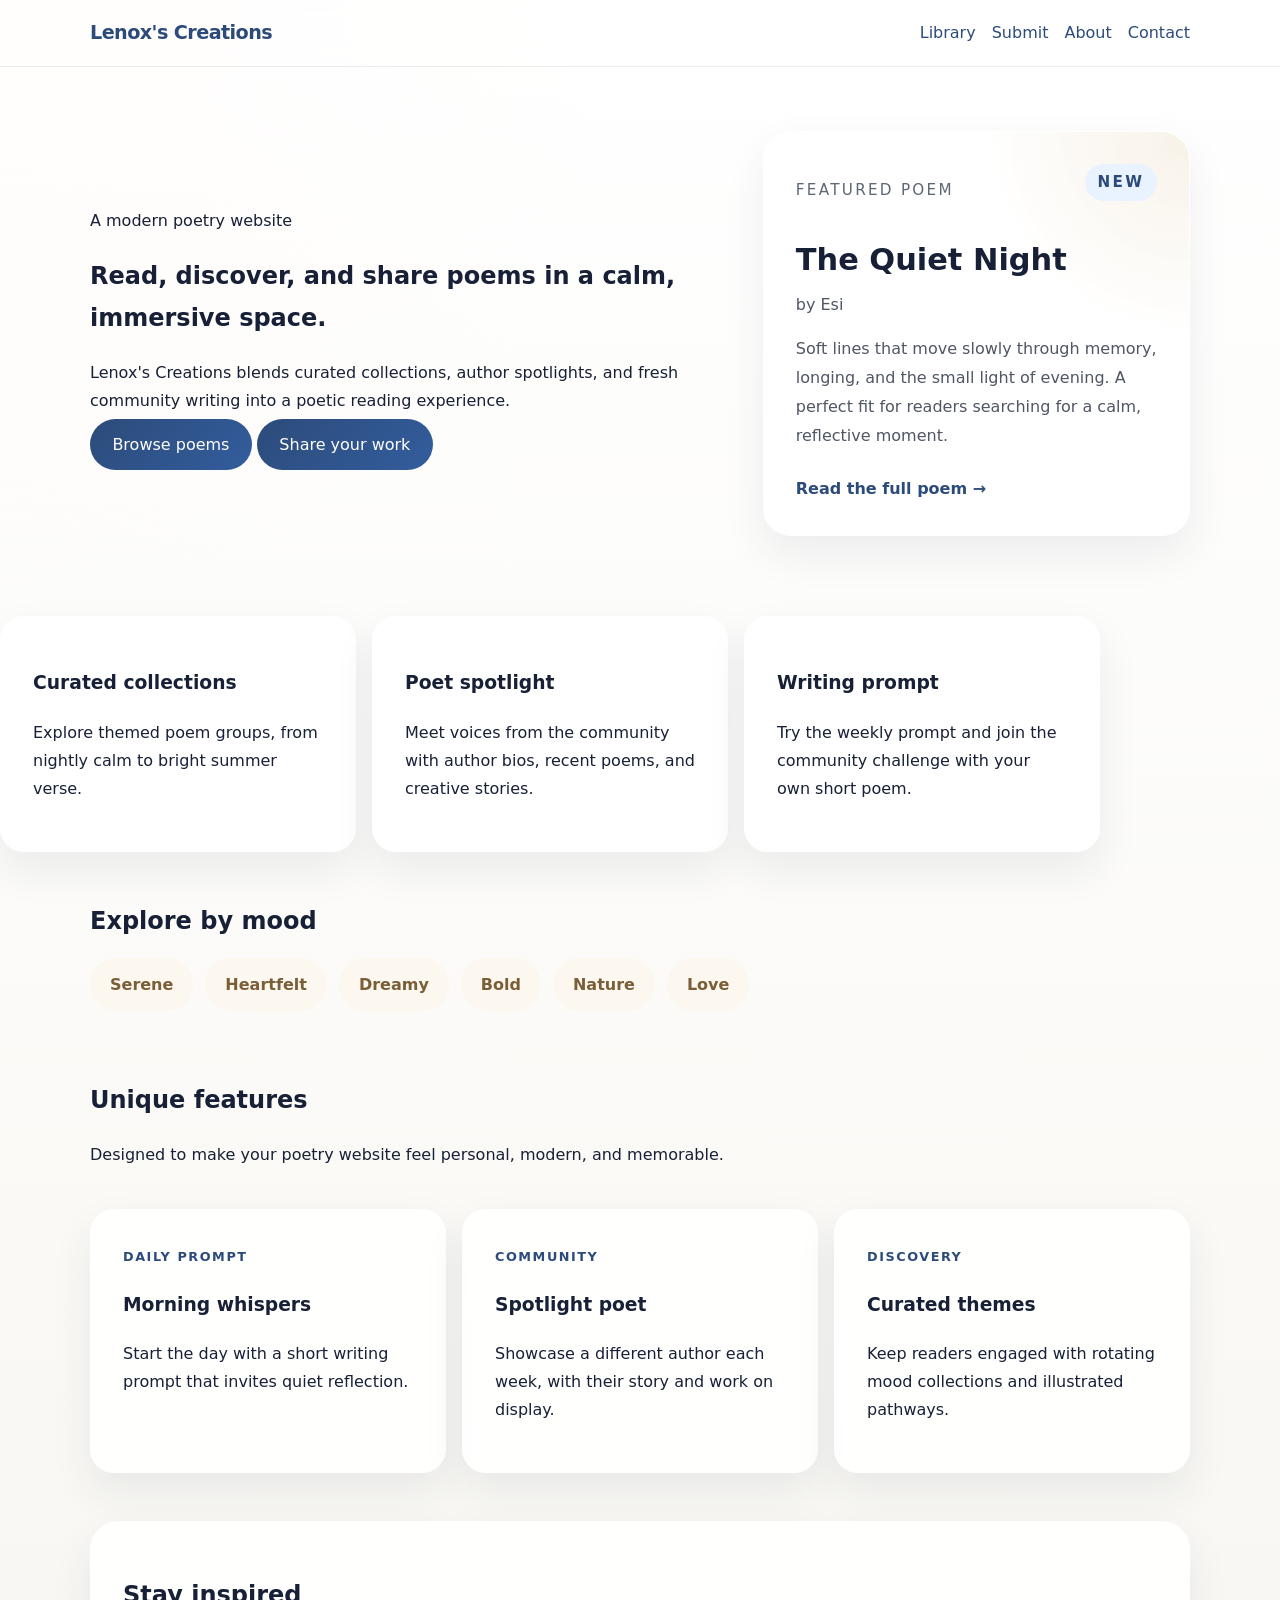
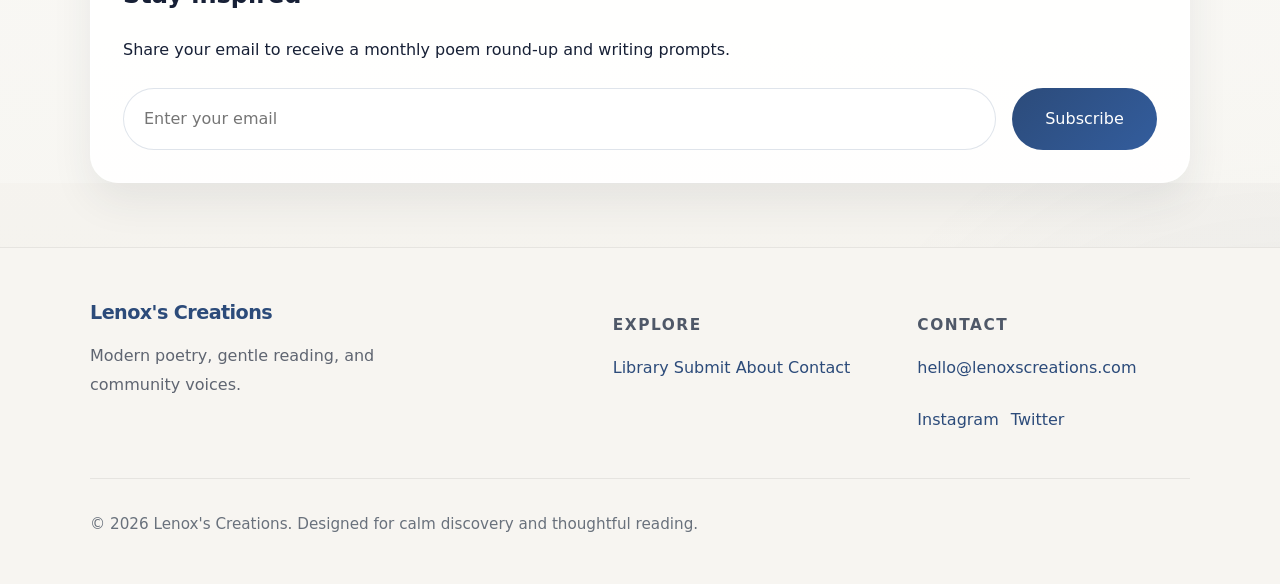
<file: index.html>
<!DOCTYPE html>
<html lang="en">
<head>
  <meta charset="UTF-8" />
  <meta name="viewport" content="width=device-width, initial-scale=1.0" />
  <meta name="description" content="Lenox's Creations is a modern poetry website for reading, discovering, and sharing poems." />
  <title>Lenox's Creations</title>
  <link rel="stylesheet" href="styles.css" />
</head>
<body>
  <header class="site-header">
    <div class="container header-inner">
      <a href="index.html" class="logo">Lenox's Creations</a>
      <button class="nav-toggle" aria-expanded="false" aria-label="Open navigation">
        <span></span>
      </button>
      <nav>
        <a href="browse.html">Library</a>
        <a href="submit.html">Submit</a>
        <a href="about.html">About</a>
        <a href="contact.html">Contact</a>
      </nav>
    </div>
  </header>

  <main>
    <section class="hero-grid container">
      <div class="hero-copy">
        <span class="eyebrow">A modern poetry website</span>
        <h1>Read, discover, and share poems in a calm, immersive space.</h1>
        <p>Lenox's Creations blends curated collections, author spotlights, and fresh community writing into a poetic reading experience.</p>
        <div class="hero-actions">
          <a class="button" href="browse.html">Browse poems</a>
          <a class="button button-secondary" href="submit.html">Share your work</a>
        </div>
      </div>

      <aside class="hero-panel">
        <div class="panel-head">
          <span>Featured poem</span>
          <span class="badge">New</span>
        </div>
        <h2 class="panel-title">The Quiet Night</h2>
        <p class="panel-author">by Esi</p>
        <p class="panel-text">Soft lines that move slowly through memory, longing, and the small light of evening. A perfect fit for readers searching for a calm, reflective moment.</p>
        <a href="poem.html" class="panel-link">Read the full poem →</a>
      </aside>
    </section>

    <section class="content-split container">
      <article class="feature-card glass-card">
        <h3>Curated collections</h3>
        <p>Explore themed poem groups, from nightly calm to bright summer verse.</p>
      </article>
      <article class="feature-card glass-card">
        <h3>Poet spotlight</h3>
        <p>Meet voices from the community with author bios, recent poems, and creative stories.</p>
      </article>
      <article class="feature-card glass-card">
        <h3>Writing prompt</h3>
        <p>Try the weekly prompt and join the community challenge with your own short poem.</p>
      </article>
    </section>

    <section class="mood-section container">
      <h2>Explore by mood</h2>
      <div class="mood-chips">
        <span class="chip">Serene</span>
        <span class="chip">Heartfelt</span>
        <span class="chip">Dreamy</span>
        <span class="chip">Bold</span>
        <span class="chip">Nature</span>
        <span class="chip">Love</span>
      </div>
    </section>

    <section class="collections container">
      <div class="section-header">
        <div>
          <h2>Unique features</h2>
          <p>Designed to make your poetry website feel personal, modern, and memorable.</p>
        </div>
      </div>
      <div class="collection-grid">
        <article class="collection-card">
          <span class="collection-tag">Daily prompt</span>
          <h3>Morning whispers</h3>
          <p>Start the day with a short writing prompt that invites quiet reflection.</p>
        </article>
        <article class="collection-card">
          <span class="collection-tag">Community</span>
          <h3>Spotlight poet</h3>
          <p>Showcase a different author each week, with their story and work on display.</p>
        </article>
        <article class="collection-card">
          <span class="collection-tag">Discovery</span>
          <h3>Curated themes</h3>
          <p>Keep readers engaged with rotating mood collections and illustrated pathways.</p>
        </article>
      </div>
    </section>

    <section class="subscribe-panel container">
      <div class="glass-panel">
        <h2>Stay inspired</h2>
        <p>Share your email to receive a monthly poem round-up and writing prompts.</p>
        <form class="subscribe-form">
          <input type="email" placeholder="Enter your email" aria-label="Email address" />
          <button class="button" type="button">Subscribe</button>
        </form>
      </div>
    </section>
  </main>

  <footer class="site-footer">
    <div class="container footer-grid">
      <div class="footer-brand">
        <a href="index.html" class="logo footer-logo">Lenox's Creations</a>
        <p>Modern poetry, gentle reading, and community voices.</p>
      </div>
      <div class="footer-links">
        <h3>Explore</h3>
        <a href="browse.html">Library</a>
        <a href="submit.html">Submit</a>
        <a href="about.html">About</a>
        <a href="contact.html">Contact</a>
      </div>
      <div class="footer-contact">
        <h3>Contact</h3>
        <a href="mailto:hello@lenoxscreations.com">hello@lenoxscreations.com</a>
        <div class="social-links">
          <a href="https://instagram.com/lenoxscreations" target="_blank" rel="noreferrer">Instagram</a>
          <a href="https://twitter.com/lenoxcreates" target="_blank" rel="noreferrer">Twitter</a>
        </div>
      </div>
    </div>
    <div class="container footer-bottom">
      <p>© 2026 Lenox's Creations. Designed for calm discovery and thoughtful reading.</p>
    </div>
  </footer>
  <script src="scripts.js"></script>
</body>
</html>
</file>
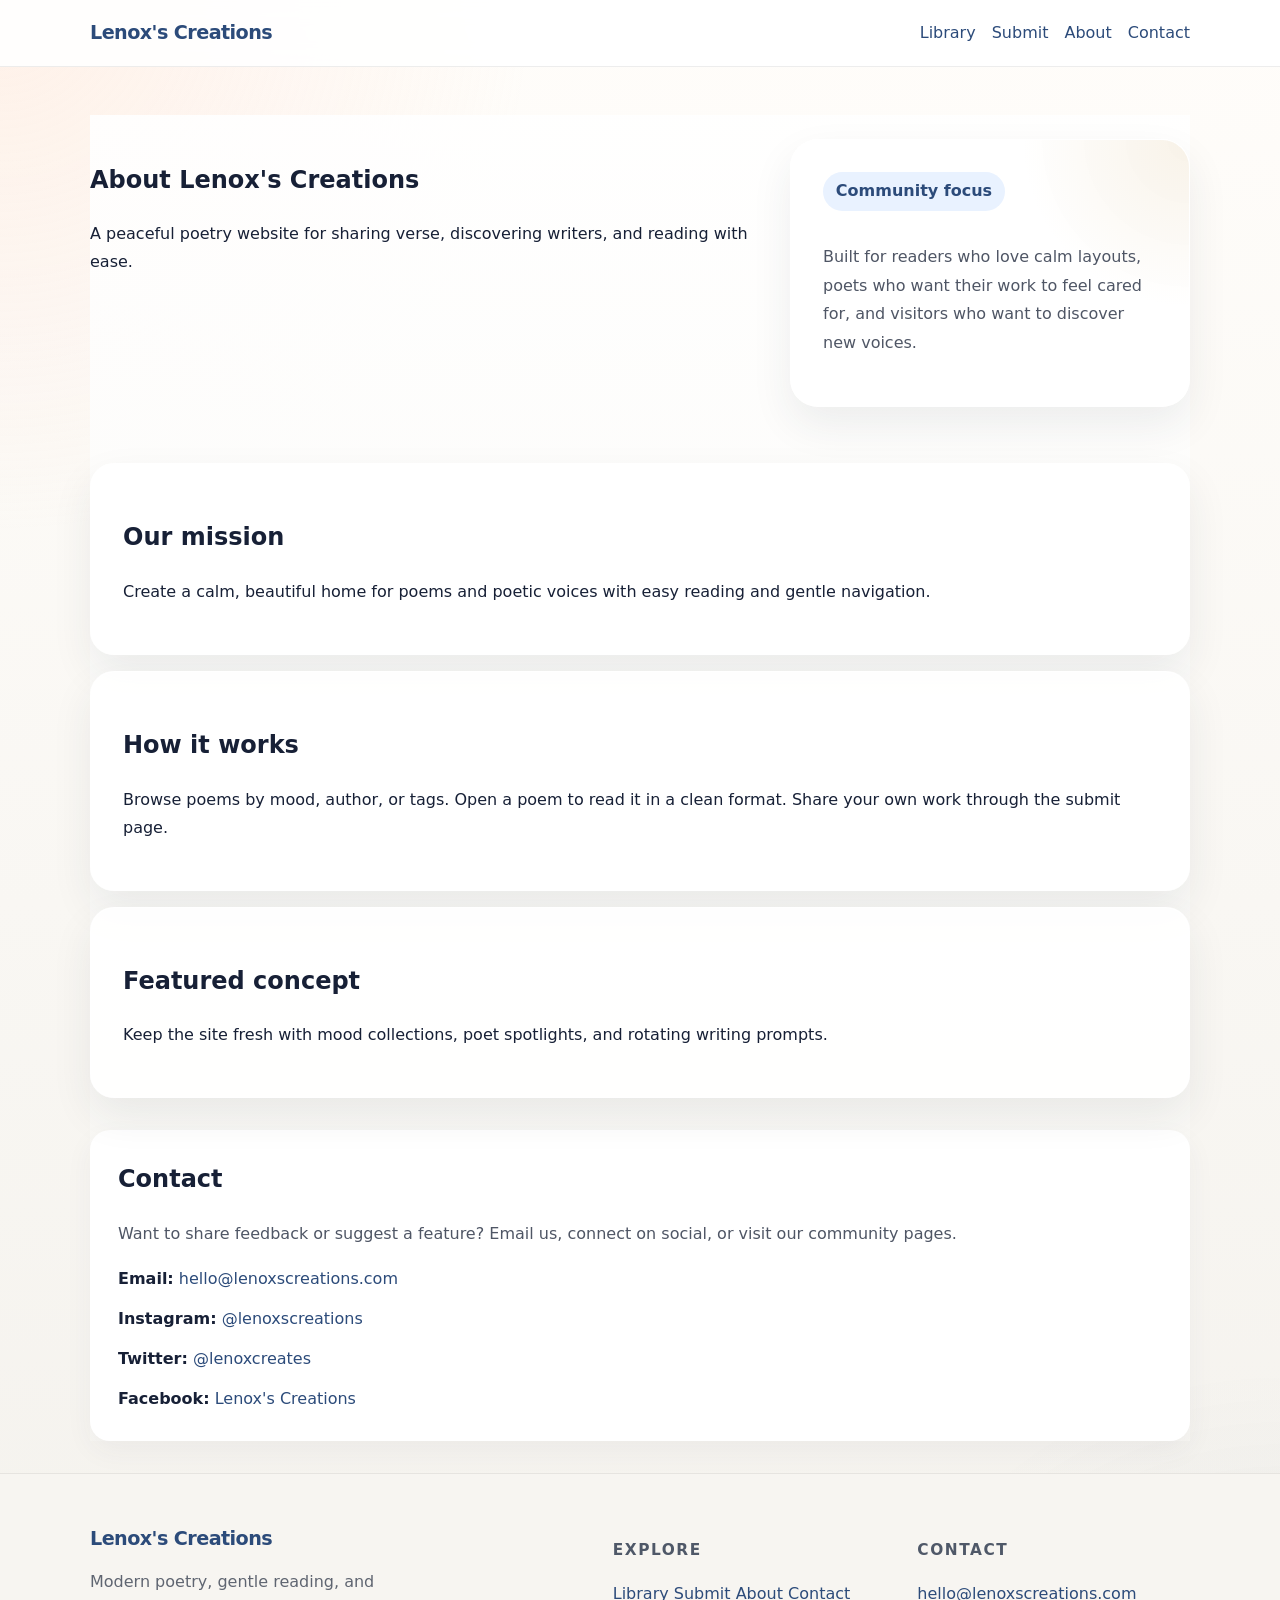
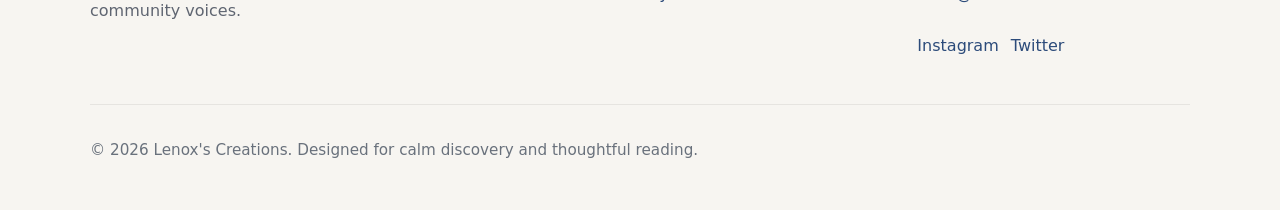
<file: about.html>
<!DOCTYPE html>
<html lang="en">
<head>
  <meta charset="UTF-8" />
  <meta name="viewport" content="width=device-width, initial-scale=1.0" />
  <meta name="description" content="Learn about Lenox's Creations, a modern poetry website for readers and writers." />
  <title>About — Lenox's Creations</title>
  <link rel="stylesheet" href="styles.css" />
</head>
<body>
  <header class="site-header">
    <div class="container header-inner">
      <a href="index.html" class="logo">Lenox's Creations</a>
      <button class="nav-toggle" aria-expanded="false" aria-label="Open navigation">
        <span></span>
      </button>
      <nav>
        <a href="browse.html">Library</a>
        <a href="submit.html">Submit</a>
        <a href="about.html">About</a>
        <a href="contact.html">Contact</a>
      </nav>
    </div>
  </header>

  <main class="container">
    <section class="page-hero about-hero">
      <div>
        <h1>About Lenox's Creations</h1>
        <p>A peaceful poetry website for sharing verse, discovering writers, and reading with ease.</p>
      </div>
      <div class="hero-panel">
        <span class="badge">Community focus</span>
        <p>Built for readers who love calm layouts, poets who want their work to feel cared for, and visitors who want to discover new voices.</p>
      </div>
    </section>

    <section class="about-grid">
      <article class="glass-card">
        <h2>Our mission</h2>
        <p>Create a calm, beautiful home for poems and poetic voices with easy reading and gentle navigation.</p>
      </article>
      <article class="glass-card">
        <h2>How it works</h2>
        <p>Browse poems by mood, author, or tags. Open a poem to read it in a clean format. Share your own work through the submit page.</p>
      </article>
      <article class="glass-card">
        <h2>Featured concept</h2>
        <p>Keep the site fresh with mood collections, poet spotlights, and rotating writing prompts.</p>
      </article>
    </section>

    <section class="contact-block content-block">
      <h2>Contact</h2>
      <p>Want to share feedback or suggest a feature? Email us, connect on social, or visit our community pages.</p>
      <ul class="contact-list">
        <li><strong>Email:</strong> <a href="mailto:hello@lenoxscreations.com">hello@lenoxscreations.com</a></li>
        <li><strong>Instagram:</strong> <a href="https://instagram.com/lenoxscreations" target="_blank" rel="noreferrer">@lenoxscreations</a></li>
        <li><strong>Twitter:</strong> <a href="https://twitter.com/lenoxcreates" target="_blank" rel="noreferrer">@lenoxcreates</a></li>
        <li><strong>Facebook:</strong> <a href="https://facebook.com/lenoxscreations" target="_blank" rel="noreferrer">Lenox's Creations</a></li>
      </ul>
    </section>
  </main>

  <footer class="site-footer">
    <div class="container footer-grid">
      <div class="footer-brand">
        <a href="index.html" class="logo footer-logo">Lenox's Creations</a>
        <p>Modern poetry, gentle reading, and community voices.</p>
      </div>
      <div class="footer-links">
        <h3>Explore</h3>
        <a href="browse.html">Library</a>
        <a href="submit.html">Submit</a>
        <a href="about.html">About</a>
        <a href="contact.html">Contact</a>
      </div>
      <div class="footer-contact">
        <h3>Contact</h3>
        <a href="mailto:hello@lenoxscreations.com">hello@lenoxscreations.com</a>
        <div class="social-links">
          <a href="https://instagram.com/lenoxscreations" target="_blank" rel="noreferrer">Instagram</a>
          <a href="https://twitter.com/lenoxcreates" target="_blank" rel="noreferrer">Twitter</a>
        </div>
      </div>
    </div>
    <div class="container footer-bottom">
      <p>© 2026 Lenox's Creations. Designed for calm discovery and thoughtful reading.</p>
    </div>
  </footer>
  <script src="scripts.js"></script>
</body>
</html>
</file>
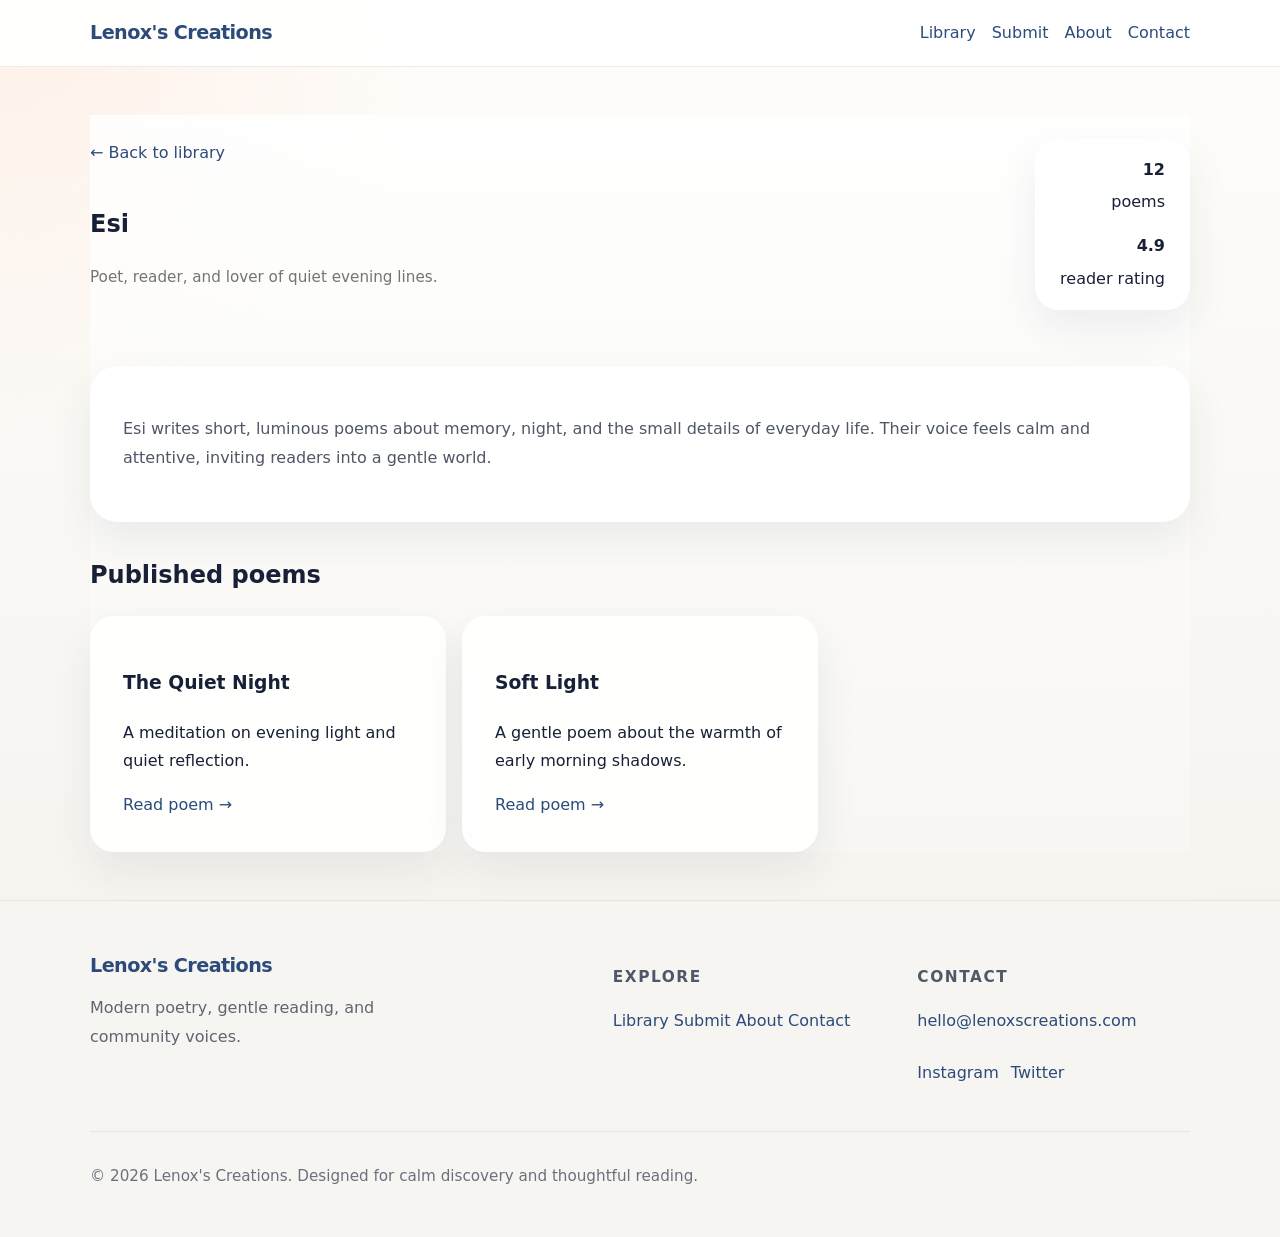
<file: author.html>
<!DOCTYPE html>
<html lang="en">
<head>
  <meta charset="UTF-8" />
  <meta name="viewport" content="width=device-width, initial-scale=1.0" />
  <meta name="description" content="Meet Esi, a featured poet on Lenox's Creations, and explore their published work." />
  <title>Esi — Lenox's Creations</title>
  <link rel="stylesheet" href="styles.css" />
</head>
<body>
  <header class="site-header">
    <div class="container header-inner">
      <a href="index.html" class="logo">Lenox's Creations</a>
      <button class="nav-toggle" aria-expanded="false" aria-label="Open navigation">
        <span></span>
      </button>
      <nav>
        <a href="browse.html">Library</a>
        <a href="submit.html">Submit</a>
        <a href="about.html">About</a>
        <a href="contact.html">Contact</a>
      </nav>
    </div>
  </header>

  <main class="container">
    <section class="page-hero author-hero">
      <div>
        <a href="browse.html" class="back-link">← Back to library</a>
        <h1>Esi</h1>
        <p class="meta">Poet, reader, and lover of quiet evening lines.</p>
      </div>
      <div class="author-stats">
        <div>
          <strong>12</strong>
          <span>poems</span>
        </div>
        <div>
          <strong>4.9</strong>
          <span>reader rating</span>
        </div>
      </div>
    </section>

    <section class="profile-panel">
      <p>Esi writes short, luminous poems about memory, night, and the small details of everyday life. Their voice feels calm and attentive, inviting readers into a gentle world.</p>
    </section>

    <section class="cards-grid">
      <h2>Published poems</h2>
      <div class="collection-grid">
        <article class="collection-card">
          <h3>The Quiet Night</h3>
          <p>A meditation on evening light and quiet reflection.</p>
          <a href="poem.html">Read poem →</a>
        </article>
        <article class="collection-card">
          <h3>Soft Light</h3>
          <p>A gentle poem about the warmth of early morning shadows.</p>
          <a href="poem.html">Read poem →</a>
        </article>
      </div>
    </section>
  </main>

  <footer class="site-footer">
    <div class="container footer-grid">
      <div class="footer-brand">
        <a href="index.html" class="logo footer-logo">Lenox's Creations</a>
        <p>Modern poetry, gentle reading, and community voices.</p>
      </div>
      <div class="footer-links">
        <h3>Explore</h3>
        <a href="browse.html">Library</a>
        <a href="submit.html">Submit</a>
        <a href="about.html">About</a>
        <a href="contact.html">Contact</a>
      </div>
      <div class="footer-contact">
        <h3>Contact</h3>
        <a href="mailto:hello@lenoxscreations.com">hello@lenoxscreations.com</a>
        <div class="social-links">
          <a href="https://instagram.com/lenoxscreations" target="_blank" rel="noreferrer">Instagram</a>
          <a href="https://twitter.com/lenoxcreates" target="_blank" rel="noreferrer">Twitter</a>
        </div>
      </div>
    </div>
    <div class="container footer-bottom">
      <p>© 2026 Lenox's Creations. Designed for calm discovery and thoughtful reading.</p>
    </div>
  </footer>
  <script src="scripts.js"></script>
</body>
</html>
</file>
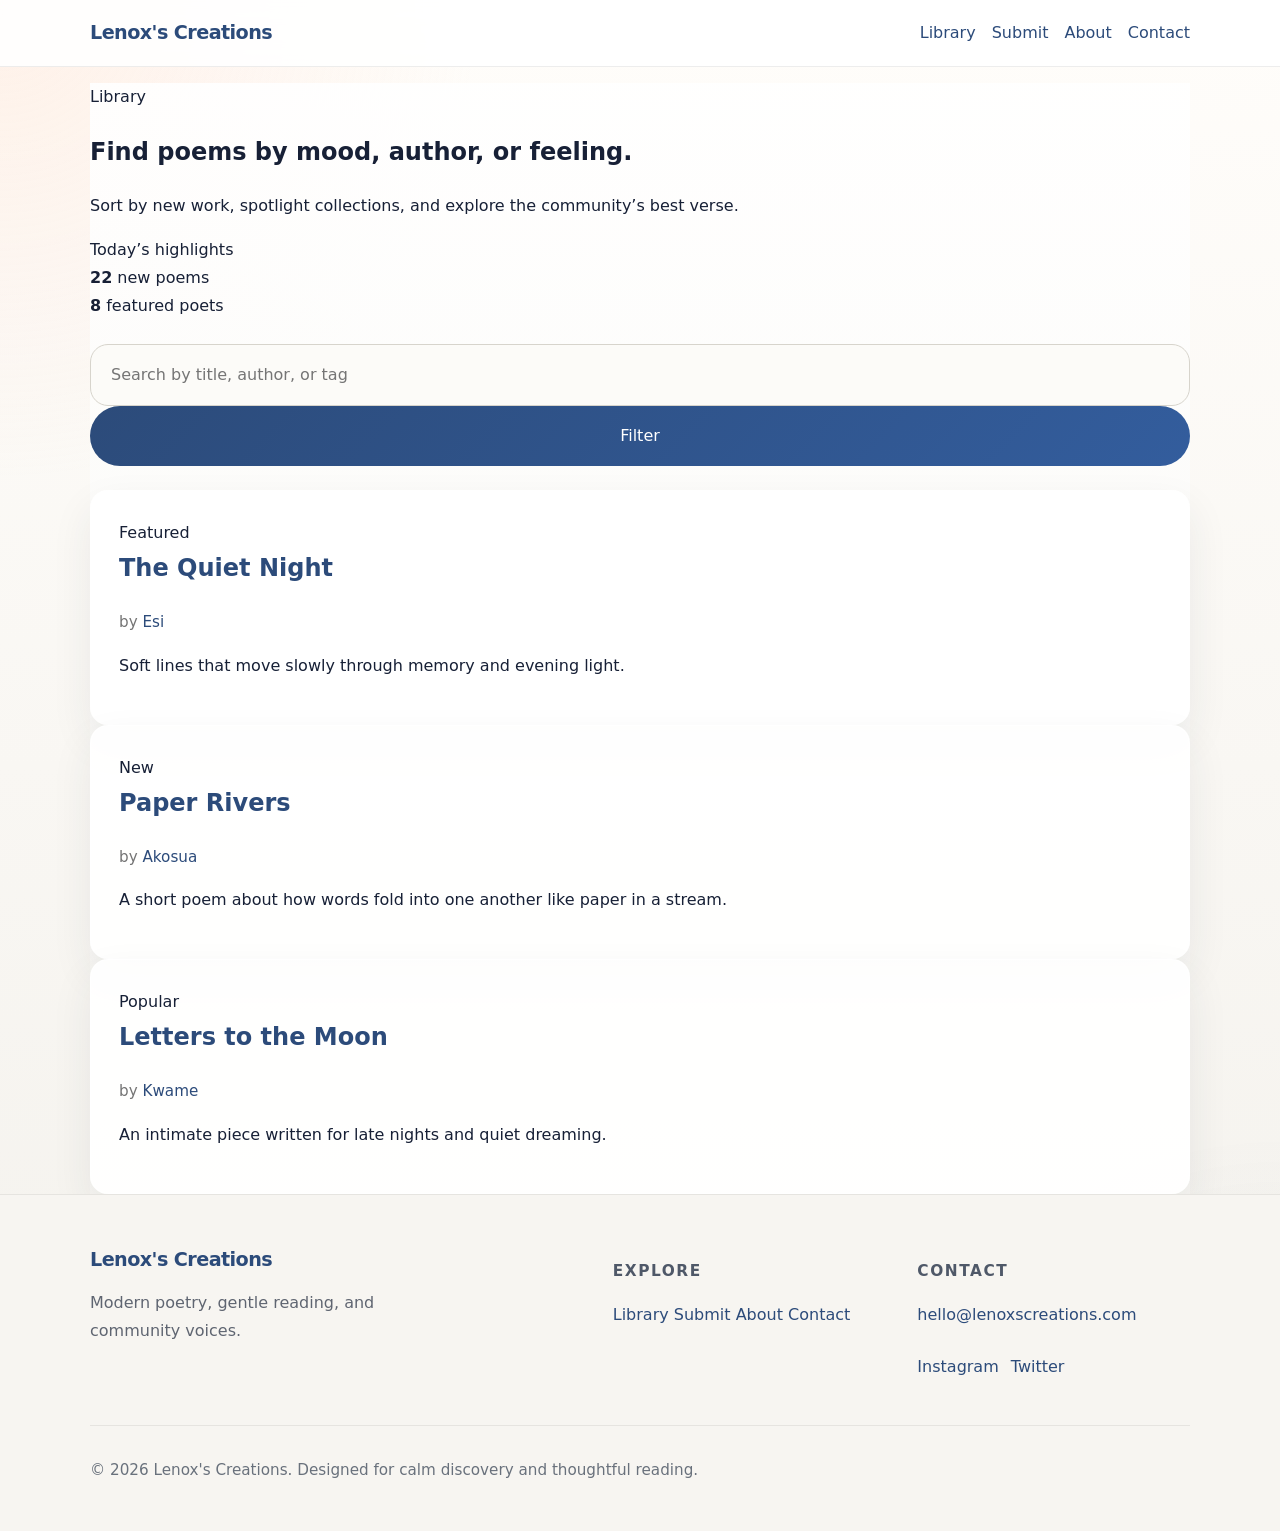
<file: browse.html>
<!DOCTYPE html>
<html lang="en">
<head>
  <meta charset="UTF-8" />
  <meta name="viewport" content="width=device-width, initial-scale=1.0" />
  <meta name="description" content="Browse featured poems, author collections, and community writing on Lenox's Creations." />
  <title>Library — Lenox's Creations</title>
  <link rel="stylesheet" href="styles.css" />
</head>
<body>
  <header class="site-header">
    <div class="container header-inner">
      <a href="index.html" class="logo">Lenox's Creations</a>
      <button class="nav-toggle" aria-expanded="false" aria-label="Open navigation">
        <span></span>
      </button>
      <nav>
        <a href="browse.html">Library</a>
        <a href="submit.html">Submit</a>
        <a href="about.html">About</a>
        <a href="contact.html">Contact</a>
      </nav>
    </div>
  </header>

  <main class="container">
    <section class="browse-hero">
      <div>
        <p class="eyebrow">Library</p>
        <h1>Find poems by mood, author, or feeling.</h1>
        <p>Sort by new work, spotlight collections, and explore the community’s best verse.</p>
      </div>
      <div class="browse-snapshot">
        <span class="snapshot-label">Today’s highlights</span>
        <div class="snapshot-item">
          <strong>22</strong>
          <span>new poems</span>
        </div>
        <div class="snapshot-item">
          <strong>8</strong>
          <span>featured poets</span>
        </div>
      </div>
    </section>

    <section class="search-bar modern-search">
      <input type="search" placeholder="Search by title, author, or tag" disabled />
      <button class="button button-secondary" type="button" disabled>Filter</button>
    </section>

    <section class="poem-grid">
      <article class="poem-card highlight-card">
        <span class="tag-pill">Featured</span>
        <h2><a href="poem.html">The Quiet Night</a></h2>
        <p class="meta">by <a href="author.html">Esi</a></p>
        <p>Soft lines that move slowly through memory and evening light.</p>
      </article>
      <article class="poem-card">
        <span class="tag-pill">New</span>
        <h2><a href="poem.html">Paper Rivers</a></h2>
        <p class="meta">by <a href="author.html">Akosua</a></p>
        <p>A short poem about how words fold into one another like paper in a stream.</p>
      </article>
      <article class="poem-card">
        <span class="tag-pill">Popular</span>
        <h2><a href="poem.html">Letters to the Moon</a></h2>
        <p class="meta">by <a href="author.html">Kwame</a></p>
        <p>An intimate piece written for late nights and quiet dreaming.</p>
      </article>
    </section>
  </main>

  <footer class="site-footer">
    <div class="container footer-grid">
      <div class="footer-brand">
        <a href="index.html" class="logo footer-logo">Lenox's Creations</a>
        <p>Modern poetry, gentle reading, and community voices.</p>
      </div>
      <div class="footer-links">
        <h3>Explore</h3>
        <a href="browse.html">Library</a>
        <a href="submit.html">Submit</a>
        <a href="about.html">About</a>
        <a href="contact.html">Contact</a>
      </div>
      <div class="footer-contact">
        <h3>Contact</h3>
        <a href="mailto:hello@lenoxscreations.com">hello@lenoxscreations.com</a>
        <div class="social-links">
          <a href="https://instagram.com/lenoxscreations" target="_blank" rel="noreferrer">Instagram</a>
          <a href="https://twitter.com/lenoxcreates" target="_blank" rel="noreferrer">Twitter</a>
        </div>
      </div>
    </div>
    <div class="container footer-bottom">
      <p>© 2026 Lenox's Creations. Designed for calm discovery and thoughtful reading.</p>
    </div>
  </footer>
  <script src="scripts.js"></script>
</body>
</html>
</file>
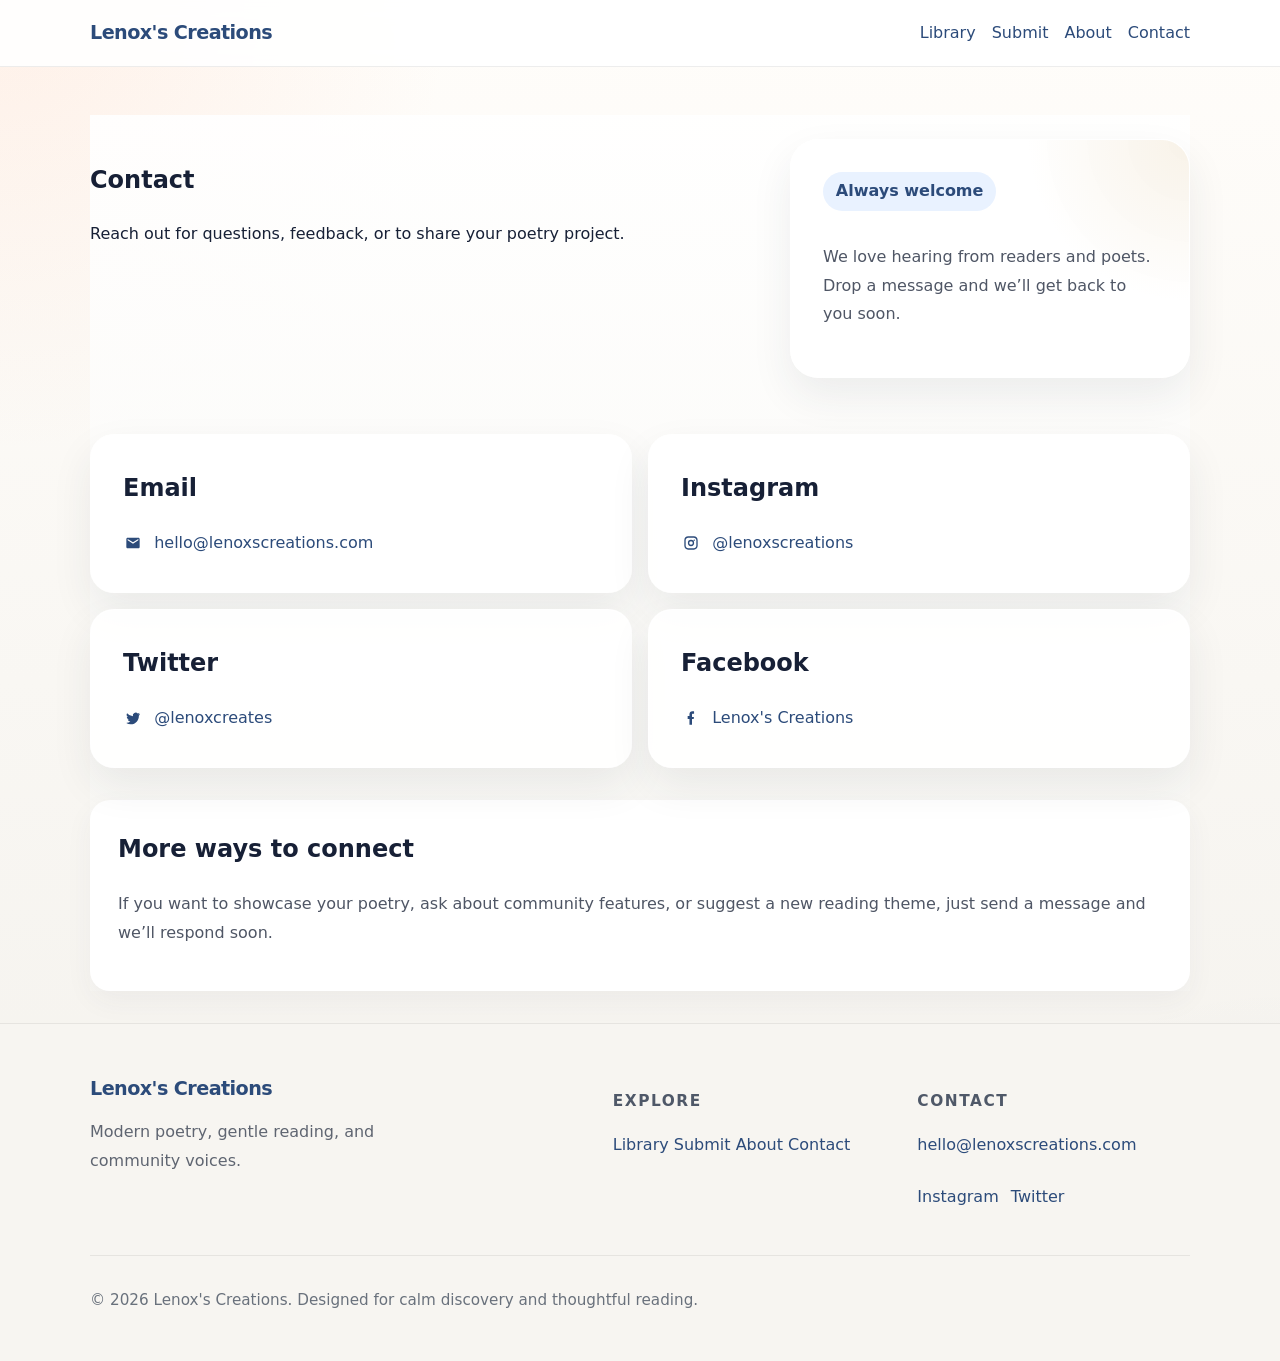
<file: contact.html>
<!DOCTYPE html>
<html lang="en">
<head>
  <meta charset="UTF-8" />
  <meta name="viewport" content="width=device-width, initial-scale=1.0" />
  <meta name="description" content="Contact Lenox's Creations for poetry feedback, community support, and author collaboration." />
  <title>Contact — Lenox's Creations</title>
  <link rel="stylesheet" href="styles.css" />
</head>
<body>
  <header class="site-header">
    <div class="container header-inner">
      <a href="index.html" class="logo">Lenox's Creations</a>
      <button class="nav-toggle" aria-expanded="false" aria-label="Open navigation">
        <span></span>
      </button>
      <nav>
        <a href="browse.html">Library</a>
        <a href="submit.html">Submit</a>
        <a href="about.html">About</a>
        <a href="contact.html">Contact</a>
      </nav>
    </div>
  </header>

  <main class="container">
    <section class="page-hero contact-hero">
      <div>
        <h1>Contact</h1>
        <p>Reach out for questions, feedback, or to share your poetry project.</p>
      </div>
      <div class="hero-panel">
        <span class="badge">Always welcome</span>
        <p>We love hearing from readers and poets. Drop a message and we’ll get back to you soon.</p>
      </div>
    </section>

    <section class="contact-grid">
      <article class="contact-card">
        <h2>Email</h2>
        <a class="contact-link" href="mailto:hello@lenoxscreations.com">
          <span class="icon icon-email" aria-hidden="true"></span>
          hello@lenoxscreations.com
        </a>
      </article>
      <article class="contact-card">
        <h2>Instagram</h2>
        <a class="contact-link" href="https://instagram.com/lenoxscreations" target="_blank" rel="noreferrer">
          <span class="icon icon-instagram" aria-hidden="true"></span>
          @lenoxscreations
        </a>
      </article>
      <article class="contact-card">
        <h2>Twitter</h2>
        <a class="contact-link" href="https://twitter.com/lenoxcreates" target="_blank" rel="noreferrer">
          <span class="icon icon-twitter" aria-hidden="true"></span>
          @lenoxcreates
        </a>
      </article>
      <article class="contact-card">
        <h2>Facebook</h2>
        <a class="contact-link" href="https://facebook.com/lenoxscreations" target="_blank" rel="noreferrer">
          <span class="icon icon-facebook" aria-hidden="true"></span>
          Lenox's Creations
        </a>
      </article>
    </section>

    <section class="content-block contact-note">
      <h2>More ways to connect</h2>
      <p>If you want to showcase your poetry, ask about community features, or suggest a new reading theme, just send a message and we’ll respond soon.</p>
    </section>
  </main>

  <footer class="site-footer">
    <div class="container footer-grid">
      <div class="footer-brand">
        <a href="index.html" class="logo footer-logo">Lenox's Creations</a>
        <p>Modern poetry, gentle reading, and community voices.</p>
      </div>
      <div class="footer-links">
        <h3>Explore</h3>
        <a href="browse.html">Library</a>
        <a href="submit.html">Submit</a>
        <a href="about.html">About</a>
        <a href="contact.html">Contact</a>
      </div>
      <div class="footer-contact">
        <h3>Contact</h3>
        <a href="mailto:hello@lenoxscreations.com">hello@lenoxscreations.com</a>
        <div class="social-links">
          <a href="https://instagram.com/lenoxscreations" target="_blank" rel="noreferrer">Instagram</a>
          <a href="https://twitter.com/lenoxcreates" target="_blank" rel="noreferrer">Twitter</a>
        </div>
      </div>
    </div>
    <div class="container footer-bottom">
      <p>© 2026 Lenox's Creations. Designed for calm discovery and thoughtful reading.</p>
    </div>
  </footer>
  <script src="scripts.js"></script>
</body>
</html>
</file>
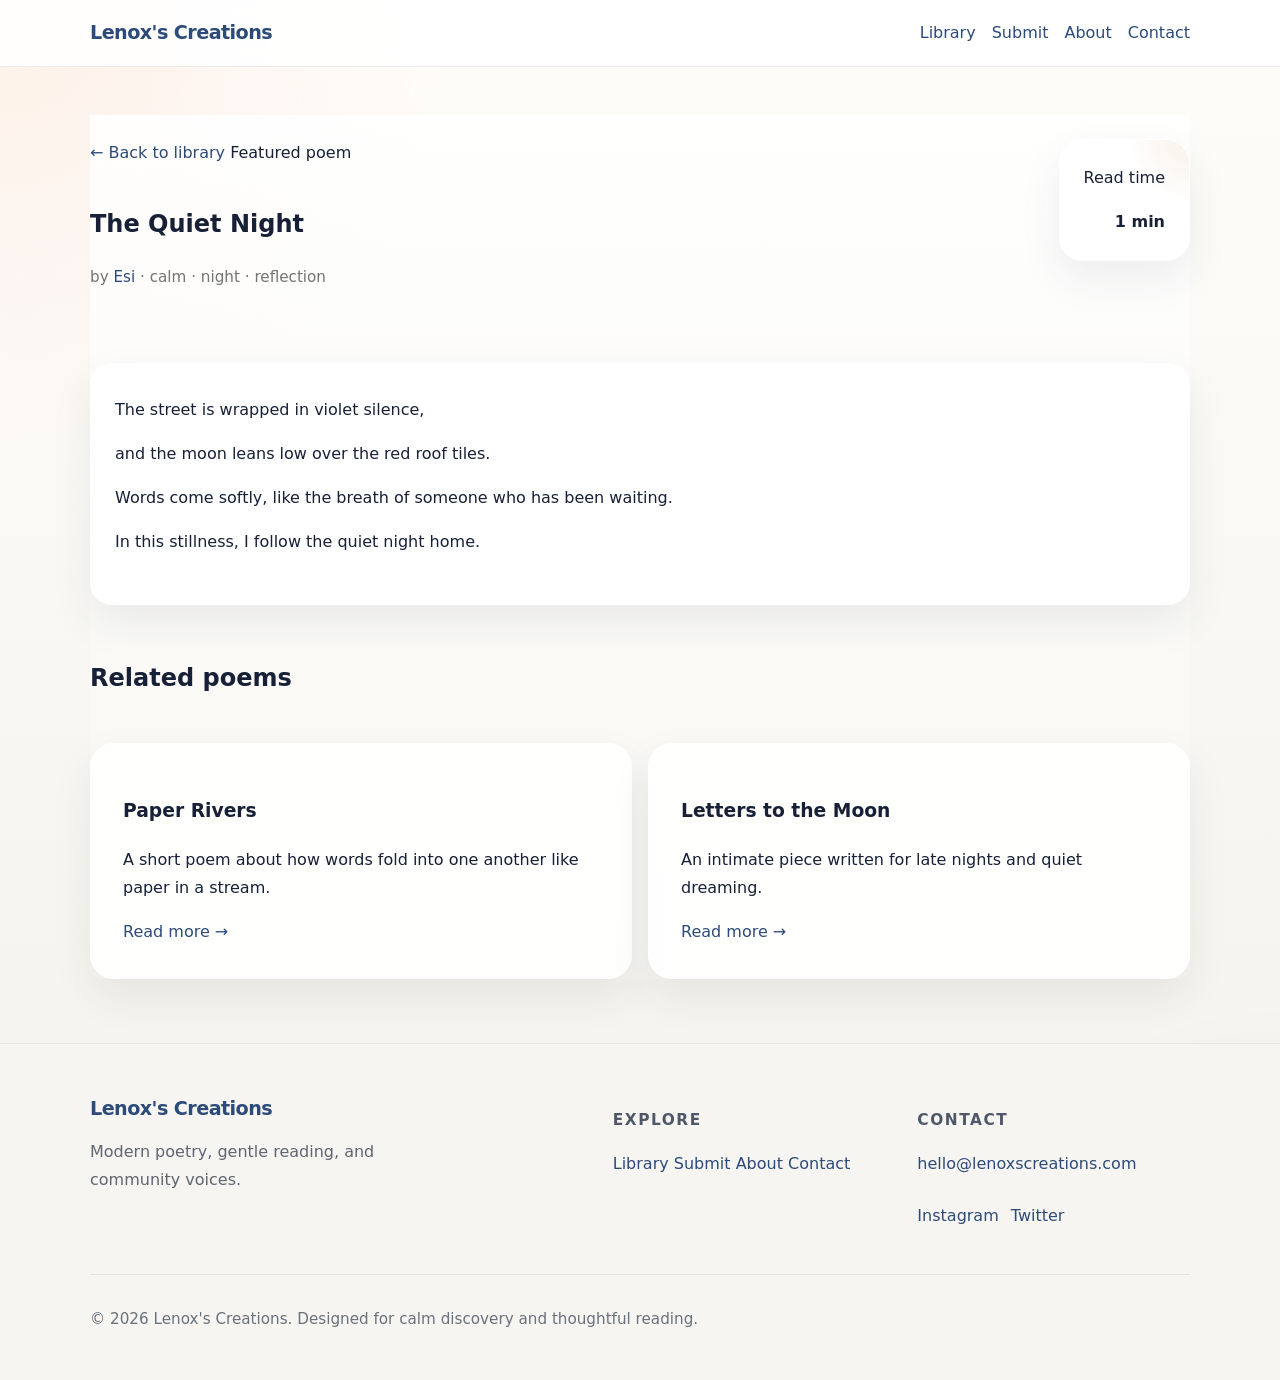
<file: poem.html>
<!DOCTYPE html>
<html lang="en">
<head>
  <meta charset="UTF-8" />
  <meta name="viewport" content="width=device-width, initial-scale=1.0" />
  <meta name="description" content="Read The Quiet Night, a featured poem on Lenox's Creations, and explore related poetry." />
  <title>The Quiet Night — Lenox's Creations</title>
  <link rel="stylesheet" href="styles.css" />
</head>
<body>
  <header class="site-header">
    <div class="container header-inner">
      <a href="index.html" class="logo">Lenox's Creations</a>
      <button class="nav-toggle" aria-expanded="false" aria-label="Open navigation">
        <span></span>
      </button>
      <nav>
        <a href="browse.html">Library</a>
        <a href="submit.html">Submit</a>
        <a href="about.html">About</a>
        <a href="contact.html">Contact</a>
      </nav>
    </div>
  </header>

  <main class="container">
    <section class="page-hero poem-hero">
      <div>
        <a href="browse.html" class="back-link">← Back to library</a>
        <span class="eyebrow">Featured poem</span>
        <h1>The Quiet Night</h1>
        <p class="meta">by <a href="author.html">Esi</a> · calm · night · reflection</p>
      </div>
      <div class="hero-panel poem-stats">
        <span>Read time</span>
        <strong>1 min</strong>
      </div>
    </section>

    <article class="poem-detail modern">
      <p>The street is wrapped in violet silence,</p>
      <p>and the moon leans low over the red roof tiles.</p>
      <p>Words come softly, like the breath of someone who has been waiting.</p>
      <p>In this stillness, I follow the quiet night home.</p>
    </article>

    <section class="related-grid">
      <div class="section-header">
        <h2>Related poems</h2>
      </div>
      <div class="related-cards">
        <article class="collection-card">
          <h3>Paper Rivers</h3>
          <p>A short poem about how words fold into one another like paper in a stream.</p>
          <a href="poem.html">Read more →</a>
        </article>
        <article class="collection-card">
          <h3>Letters to the Moon</h3>
          <p>An intimate piece written for late nights and quiet dreaming.</p>
          <a href="poem.html">Read more →</a>
        </article>
      </div>
    </section>
  </main>

  <footer class="site-footer">
    <div class="container footer-grid">
      <div class="footer-brand">
        <a href="index.html" class="logo footer-logo">Lenox's Creations</a>
        <p>Modern poetry, gentle reading, and community voices.</p>
      </div>
      <div class="footer-links">
        <h3>Explore</h3>
        <a href="browse.html">Library</a>
        <a href="submit.html">Submit</a>
        <a href="about.html">About</a>
        <a href="contact.html">Contact</a>
      </div>
      <div class="footer-contact">
        <h3>Contact</h3>
        <a href="mailto:hello@lenoxscreations.com">hello@lenoxscreations.com</a>
        <div class="social-links">
          <a href="https://instagram.com/lenoxscreations" target="_blank" rel="noreferrer">Instagram</a>
          <a href="https://twitter.com/lenoxcreates" target="_blank" rel="noreferrer">Twitter</a>
        </div>
      </div>
    </div>
    <div class="container footer-bottom">
      <p>© 2026 Lenox's Creations. Designed for calm discovery and thoughtful reading.</p>
    </div>
  </footer>
  <script src="scripts.js"></script>
</body>
</html>
</file>
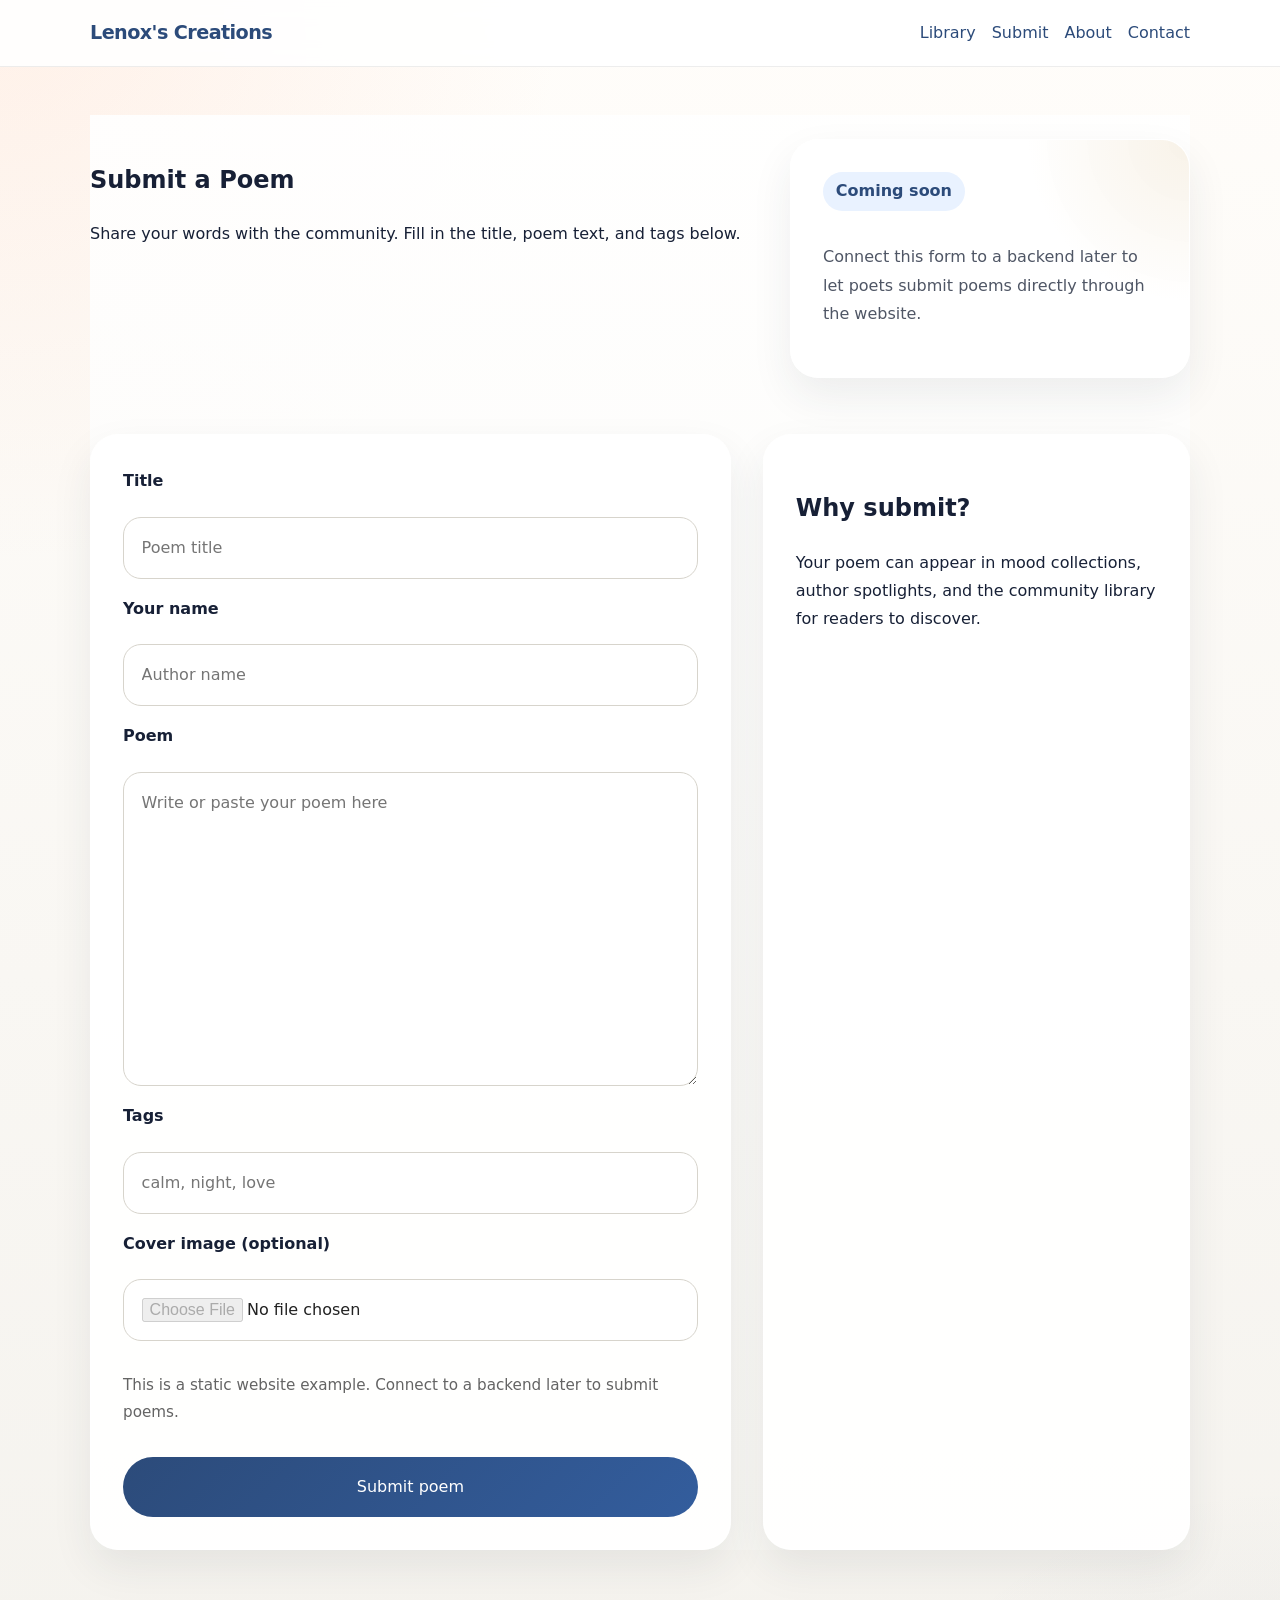
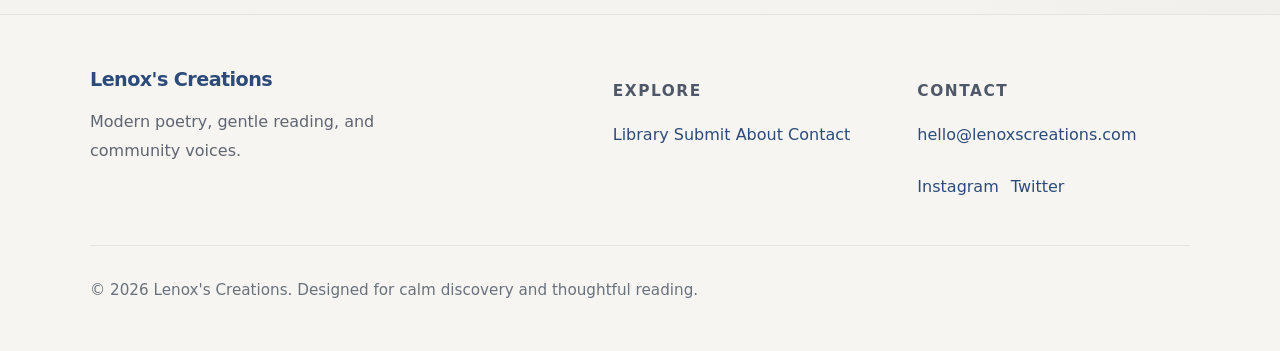
<file: submit.html>
<!DOCTYPE html>
<html lang="en">
<head>
  <meta charset="UTF-8" />
  <meta name="viewport" content="width=device-width, initial-scale=1.0" />
  <meta name="description" content="Submit your poem to Lenox's Creations, a modern poetry website for community writing." />
  <title>Submit a poem — Lenox's Creations</title>
  <link rel="stylesheet" href="styles.css" />
</head>
<body>
  <header class="site-header">
    <div class="container header-inner">
      <a href="index.html" class="logo">Lenox's Creations</a>
      <button class="nav-toggle" aria-expanded="false" aria-label="Open navigation">
        <span></span>
      </button>
      <nav>
        <a href="browse.html">Library</a>
        <a href="submit.html">Submit</a>
        <a href="about.html">About</a>
        <a href="contact.html">Contact</a>
      </nav>
    </div>
  </header>

  <main class="container">
    <section class="page-hero submit-hero">
      <div>
        <h1>Submit a Poem</h1>
        <p>Share your words with the community. Fill in the title, poem text, and tags below.</p>
      </div>
      <div class="hero-panel">
        <span class="badge">Coming soon</span>
        <p>Connect this form to a backend later to let poets submit poems directly through the website.</p>
      </div>
    </section>

    <section class="submit-wrap">
      <div class="form-panel">
        <form>
          <label>Title</label>
          <input type="text" placeholder="Poem title" disabled />

          <label>Your name</label>
          <input type="text" placeholder="Author name" disabled />

          <label>Poem</label>
          <textarea rows="10" placeholder="Write or paste your poem here" disabled></textarea>

          <label>Tags</label>
          <input type="text" placeholder="calm, night, love" disabled />

          <label>Cover image (optional)</label>
          <input type="file" disabled />

          <p class="form-note">This is a static website example. Connect to a backend later to submit poems.</p>
          <button type="button" class="button button-secondary" disabled>Submit poem</button>
        </form>
      </div>
      <aside class="submit-note">
        <h2>Why submit?</h2>
        <p>Your poem can appear in mood collections, author spotlights, and the community library for readers to discover.</p>
      </aside>
    </section>
  </main>

  <footer class="site-footer">
    <div class="container footer-grid">
      <div class="footer-brand">
        <a href="index.html" class="logo footer-logo">Lenox's Creations</a>
        <p>Modern poetry, gentle reading, and community voices.</p>
      </div>
      <div class="footer-links">
        <h3>Explore</h3>
        <a href="browse.html">Library</a>
        <a href="submit.html">Submit</a>
        <a href="about.html">About</a>
        <a href="contact.html">Contact</a>
      </div>
      <div class="footer-contact">
        <h3>Contact</h3>
        <a href="mailto:hello@lenoxscreations.com">hello@lenoxscreations.com</a>
        <div class="social-links">
          <a href="https://instagram.com/lenoxscreations" target="_blank" rel="noreferrer">Instagram</a>
          <a href="https://twitter.com/lenoxcreates" target="_blank" rel="noreferrer">Twitter</a>
        </div>
      </div>
    </div>
    <div class="container footer-bottom">
      <p>© 2026 Lenox's Creations. Designed for calm discovery and thoughtful reading.</p>
    </div>
  </footer>
  <script src="scripts.js"></script>
</body>
</html>
</file>
<file: styles.css>
:root {
  color-scheme: light;
  color: #172036;
  background: #f6f2eb;
  font-family: Inter, ui-sans-serif, system-ui, -apple-system, BlinkMacSystemFont, sans-serif;
  --surface: rgba(255, 255, 255, 0.90);
  --surface-soft: rgba(255, 255, 255, 0.75);
  --surface-strong: rgba(255, 255, 255, 1);
  --text-strong: #172036;
  --text-muted: #5d6673;
  --text-soft: #6c7580;
  --primary: #2c4b7a;
  --primary-soft: #dbe7fb;
  --accent: #d88c31;
  --accent-soft: #fff1dd;
  --border: rgba(44, 75, 122, 0.18);
  --shadow-lg: 0 28px 80px rgba(38, 45, 69, 0.12);
  --shadow-md: 0 18px 42px rgba(38, 45, 69, 0.08);
  --shadow-sm: 0 10px 24px rgba(38, 45, 69, 0.06);
  --radius: 24px;
  scroll-behavior: smooth;
}

* {
  box-sizing: border-box;
}

*:focus-visible {
  outline: 3px solid rgba(44, 75, 122, 0.24);
  outline-offset: 3px;
}

html {
  scroll-behavior: smooth;
}

body {
  margin: 0;
  min-height: 100vh;
  background: radial-gradient(circle at top left, rgba(255, 205, 180, 0.25), transparent 24%),
              radial-gradient(circle at bottom right, rgba(44, 75, 122, 0.08), transparent 20%),
              linear-gradient(180deg, #fffdfa 0%, #f3f1ec 100%);
  color: var(--text-strong);
  line-height: 1.75;
  font-feature-settings: "cv05" 1, "liga" 1;
}

img {
  max-width: 100%;
  display: block;
}

::selection {
  background: rgba(220, 185, 110, 0.24);
  color: var(--text-strong);
}

img {
  max-width: 100%;
  display: block;
}

a {
  color: #2c4b7a;
  text-decoration: none;
}

a:hover {
  text-decoration: underline;
}

main {
  background: linear-gradient(180deg, rgba(255,255,255,0.9) 0%, rgba(248,247,243,0.82) 100%);
}

.container {
  width: min(1100px, calc(100% - 2rem));
  margin: 0 auto;
}

.site-header {
  padding: 1rem 0;
  background: rgba(255, 255, 255, 0.88);
  border-bottom: 1px solid rgba(34, 34, 34, 0.08);
  position: sticky;
  top: 0;
  backdrop-filter: blur(10px);
  z-index: 10;
}

.site-header .container {
  display: flex;
  align-items: center;
  justify-content: space-between;
  gap: 1rem;
}

.logo {
  font-weight: 700;
  letter-spacing: -0.03em;
  font-size: 1.2rem;
}

nav {
  display: flex;
  gap: 1rem;
  flex-wrap: wrap;
}

.nav-toggle {
  display: none;
  background: transparent;
  border: 1px solid rgba(44, 75, 122, 0.2);
  width: 2.75rem;
  height: 2.75rem;
  border-radius: 14px;
  align-items: center;
  justify-content: center;
  cursor: pointer;
}

.nav-toggle span,
.nav-toggle span::before,
.nav-toggle span::after {
  display: block;
  width: 1.3rem;
  height: 2px;
  background: #2c4b7a;
  border-radius: 999px;
  position: relative;
}

.nav-toggle span::before,
.nav-toggle span::after {
  content: "";
  position: absolute;
  left: 0;
}

.nav-toggle span::before {
  top: -6px;
}

.nav-toggle span::after {
  top: 6px;
}

.site-header.nav-open nav {
  display: flex;
  flex-direction: column;
  width: 100%;
  gap: 1rem;
  margin-top: 1rem;
}

.site-header.nav-open .nav-toggle {
  background: #2c4b7a;
}

.site-footer {
  padding: 3rem 0 2rem;
  border-top: 1px solid rgba(34, 34, 34, 0.08);
  background: #f7f5f1;
}

.footer-grid {
  display: grid;
  grid-template-columns: 1.8fr 1fr 1fr;
  gap: 2rem;
  align-items: start;
  margin-bottom: 2rem;
}

.footer-brand p {
  margin: 0.75rem 0 0;
  color: #5f6571;
  line-height: 1.8;
  max-width: 320px;
}

.footer-links h3,
.footer-contact h3 {
  margin-bottom: 1rem;
  font-size: 0.96rem;
  letter-spacing: 0.1em;
  text-transform: uppercase;
  color: #4f5868;
}

.footer-links a,
.footer-contact a,
.social-links a {
  display: inline-block;
  color: #2c4b7a;
  margin-bottom: 0.75rem;
}

.footer-links a:hover,
.footer-contact a:hover,
.social-links a:hover {
  color: #1b2f53;
}

.social-links {
  display: flex;
  flex-wrap: wrap;
  gap: 0.75rem;
  margin-top: 0.75rem;
}

.footer-bottom {
  padding-top: 1rem;
  border-top: 1px solid rgba(34, 34, 34, 0.08);
  color: #69717c;
  font-size: 0.95rem;
}

.footer-logo {
  font-size: 1.2rem;
}

@media (max-width: 850px) {
  .footer-grid {
    grid-template-columns: 1fr;
  }
}

.hero-grid {
  display: grid;
  grid-template-columns: 1.5fr 1fr;
  gap: 2rem;
  align-items: center;
  padding: 4rem 0 2rem;
}

.hero-copy {
  max-width: 650px;
}

.hero-panel {
  padding: 2rem;
  border-radius: 28px;
  background: rgba(255, 255, 255, 0.86);
  box-shadow: 0 28px 68px rgba(38, 45, 69, 0.08);
  border: 1px solid rgba(255, 255, 255, 0.7);
  backdrop-filter: blur(18px);
}

.panel-head {
  display: flex;
  align-items: center;
  justify-content: space-between;
  gap: 1rem;
  font-size: 0.95rem;
  color: #5d6776;
  text-transform: uppercase;
  letter-spacing: 0.15em;
}

.badge {
  padding: 0.35rem 0.8rem;
  border-radius: 999px;
  background: #e9f2ff;
  color: #2c4b7a;
  font-weight: 700;
}

.panel-title {
  margin: 1rem 0 0.25rem;
  font-size: 1.9rem;
}

.panel-author {
  margin: 0;
  color: #7f8a9a;
}

.panel-text {
  margin: 1rem 0 1.5rem;
  color: #4f5665;
  line-height: 1.8;
}

.panel-link {
  font-weight: 700;
  color: #2c4b7a;
}

.content-split {
  display: grid;
  grid-template-columns: repeat(3, minmax(0, 1fr));
  gap: 1rem;
  margin: 3rem 0;
}

.glass-card {
  padding: 2rem;
  border-radius: 24px;
  background: rgba(255, 255, 255, 0.85);
  border: 1px solid rgba(255, 255, 255, 0.75);
  box-shadow: 0 24px 60px rgba(38, 45, 69, 0.07);
}

.mood-section {
  margin-bottom: 3rem;
}

.mood-section h2 {
  margin-bottom: 1rem;
}

.mood-chips {
  display: flex;
  flex-wrap: wrap;
  gap: 0.75rem;
}

.chip {
  display: inline-flex;
  align-items: center;
  justify-content: center;
  padding: 0.8rem 1.25rem;
  border-radius: 999px;
  background: #fcf7ef;
  color: #7a5e38;
  font-weight: 600;
}

.collections {
  margin-bottom: 3rem;
}

.section-header {
  display: flex;
  justify-content: space-between;
  align-items: flex-end;
  gap: 1rem;
  margin-bottom: 1.5rem;
}

.collection-grid {
  display: grid;
  grid-template-columns: repeat(3, minmax(0, 1fr));
  gap: 1rem;
}

.collection-card {
  padding: 2rem;
  border-radius: 24px;
  background: #fff;
  box-shadow: 0 18px 42px rgba(38, 45, 69, 0.06);
  border: 1px solid rgba(43, 62, 89, 0.06);
}

.collection-tag {
  display: inline-flex;
  font-size: 0.8rem;
  color: #2c4b7a;
  font-weight: 700;
  text-transform: uppercase;
  letter-spacing: 0.12em;
}

.subscribe-panel {
  margin-bottom: 4rem;
}

.glass-panel {
  padding: 2rem;
  border-radius: 28px;
  background: rgba(255, 255, 255, 0.88);
  box-shadow: 0 24px 60px rgba(38, 45, 69, 0.08);
  border: 1px solid rgba(255, 255, 255, 0.75);
}

.subscribe-form {
  display: grid;
  grid-template-columns: 1fr auto;
  gap: 1rem;
  margin-top: 1.5rem;
}

.subscribe-form input {
  border-radius: 999px;
  border: 1px solid rgba(44, 75, 122, 0.15);
  padding: 1rem 1.25rem;
}

.subscribe-form button {
  border-radius: 999px;
  min-width: 145px;
}

@media (max-width: 940px) {
  .hero-grid,
  .content-split,
  .collection-grid,
  .subscribe-form {
    grid-template-columns: 1fr;
  }
}

@media (max-width: 720px) {
  .site-header .container {
    flex-direction: column;
    align-items: flex-start;
  }

  .hero-grid {
    padding-top: 2rem;
  }

  .hero-copy h1,
  .page-intro h1 {
    font-size: 2.2rem;
  }
}

.card h2 {
  margin-top: 0;
}

.page-intro {
  padding: 3rem 0 1.5rem;
}

.back-link {
  display: inline-block;
  margin-bottom: 1rem;
  color: #2c4b7a;
}

.page-intro h1 {
  margin: 0;
  font-size: clamp(2rem, 3vw, 3rem);
}

.page-intro p {
  margin: 0.75rem 0 0;
  color: #505050;
}

.search-bar {
  margin: 1.5rem 0;
}

.search-bar input {
  width: 100%;
  padding: 1rem 1.25rem;
  border: 1px solid #d7d4cc;
  border-radius: 18px;
  background: #fcfbf8;
  color: #2c4b7a;
}

.poem-list {
  display: grid;
  gap: 1.25rem;
}

.poem-card {
  padding: 1.75rem;
  background: #fff;
  border-radius: 18px;
  box-shadow: 0 10px 30px rgba(50, 50, 93, 0.06);
}

.poem-card h2 {
  margin-top: 0;
}

.meta {
  margin: 0.4rem 0 1rem;
  color: #747474;
  font-size: 0.95rem;
}

.poem-detail {
  padding: 2rem 1.5rem;
  background: #fff;
  border-radius: 22px;
  box-shadow: 0 20px 45px rgba(50, 50, 93, 0.07);
  margin: 1.5rem 0 2rem;
}

.poem-detail p {
  margin: 0 0 1rem;
}

.related-poems h2,
.author-poems h2,
.content-block h2 {
  margin-top: 0;
}

.related-poems ul,
.author-poems ul {
  padding-left: 1.2rem;
}

.submit-form {
  margin: 2rem 0;
}

.submit-wrap {
  display: grid;
  grid-template-columns: 1.5fr 1fr;
  gap: 2rem;
  margin: 2rem 0 4rem;
}

.form-panel,
.submit-note {
  padding: 2rem;
  border-radius: 28px;
  background: rgba(255, 255, 255, 0.86);
  border: 1px solid rgba(255, 255, 255, 0.75);
  box-shadow: 0 24px 60px rgba(38, 45, 69, 0.08);
}

form {
  display: grid;
  gap: 1rem;
}

label {
  font-weight: 600;
  margin-bottom: 0.35rem;
  display: block;
}

input,
textarea,
button {
  width: 100%;
  font: inherit;
}

input,
textarea {
  padding: 1rem 1.1rem;
  border: 1px solid #d7d4cc;
  border-radius: 18px;
  background: #fff;
  color: #222;
}

textarea {
  resize: vertical;
}

.form-note {
  color: #646464;
  font-size: 0.95rem;
}

.page-hero {
  display: grid;
  grid-template-columns: 1fr auto;
  gap: 1.5rem;
  align-items: start;
  margin: 3rem 0 2rem;
}

.poem-hero,
.author-hero,
.contact-hero,
.submit-hero,
.about-hero {
  padding: 1.5rem 0;
}

.poem-hero .hero-panel,
.author-hero .hero-panel,
.contact-hero .hero-panel,
.submit-hero .hero-panel,
.about-hero .hero-panel {
  max-width: 400px;
}

.poem-stats,
.author-stats {
  display: grid;
  gap: 1rem;
  padding: 1.5rem;
  border-radius: 24px;
  background: rgba(255, 255, 255, 0.95);
  box-shadow: 0 14px 40px rgba(38, 45, 69, 0.06);
  text-align: right;
}

.poem-stats span,
.author-stats strong {
  display: block;
}

.author-stats {
  padding: 1rem 1.5rem;
}

.author-stats div {
  display: flex;
  flex-direction: column;
  gap: 0.3rem;
}

.profile-panel,
.related-cards,
.contact-grid,
.about-grid,
.collection-grid,
.core-panels {
  display: grid;
  gap: 1rem;
}

.profile-panel {
  padding: 2rem;
  border-radius: 28px;
  background: rgba(255, 255, 255, 0.86);
  box-shadow: 0 24px 60px rgba(38, 45, 69, 0.08);
  border: 1px solid rgba(255, 255, 255, 0.75);
  margin-bottom: 2rem;
}

.cards-grid {
  margin-bottom: 3rem;
}

.contact-grid {
  grid-template-columns: repeat(2, minmax(0, 1fr));
  margin: 2rem 0;
}

.contact-card {
  padding: 2rem;
  border-radius: 24px;
  background: #fff;
  box-shadow: 0 18px 42px rgba(38, 45, 69, 0.06);
  border: 1px solid rgba(43, 62, 89, 0.06);
}

.contact-card h2 {
  margin-top: 0;
}

.contact-block {
  margin-top: 2rem;
}

.hero-panel .badge,
.badge {
  display: inline-flex;
  margin-bottom: 1rem;
}

.hero-panel p,
.panel-text,
.profile-panel p,
.contact-card p,
.content-block p {
  color: #4f5665;
  line-height: 1.8;
}

.related-grid {
  margin-bottom: 4rem;
}

.related-cards {
  grid-template-columns: repeat(2, minmax(0, 1fr));
}

@media (max-width: 940px) {
  .submit-wrap,
  .contact-grid,
  .related-cards,
  .about-grid,
  .content-split,
  .collection-grid,
  .hero-grid,
  .page-hero {
    grid-template-columns: 1fr;
  }
}

@media (max-width: 720px) {
  .site-header .container {
    flex-direction: column;
    align-items: flex-start;
  }

  .nav-toggle {
    display: inline-flex;
  }

  nav {
    display: none;
    width: 100%;
  }

  .header-inner {
    width: 100%;
    align-items: center;
  }

  .hero-copy h1,
  .page-intro h1,
  .poem-hero h1,
  .author-hero h1,
  .contact-hero h1,
  .submit-hero h1,
  .about-hero h1 {
    font-size: 2.2rem;
  }
}

.content-block {
  margin-bottom: 2rem;
  background: #fff;
  border-radius: 20px;
  padding: 1.75rem;
  box-shadow: 0 10px 28px rgba(50, 50, 93, 0.05);
}

.contact-list {
  list-style: none;
  padding: 0;
  margin: 0.75rem 0 0;
  display: grid;
  gap: 0.75rem;
}

.contact-list li {
  font-size: 1rem;
}

.contact-list a,
.contact-link {
  display: inline-flex;
  align-items: center;
  gap: 0.75rem;
  color: #2c4b7a;
  text-decoration: none;
}

.contact-link:hover {
  text-decoration: underline;
}

.icon {
  display: inline-flex;
  width: 1.2rem;
  height: 1.2rem;
  align-items: center;
  justify-content: center;
}

.icon::before {
  content: "";
  display: inline-block;
  width: 1rem;
  height: 1rem;
  background-repeat: no-repeat;
  background-size: contain;
}

.icon-email::before {
  background-image: url('data:image/svg+xml,%3Csvg viewBox="0 0 24 24" xmlns="http://www.w3.org/2000/svg" fill="%232c4b7a"%3E%3Cpath d="M20 4H4c-1.1 0-1.99.9-1.99 2L2 18c0 1.1.89 2 1.99 2H20c1.1 0 2-.9 2-2V6c0-1.1-.9-2-2-2Zm0 4-8 5-8-5V6l8 5 8-5v2Z"/%3E%3C/svg%3E');
}

.icon-instagram::before {
  background-image: url('data:image/svg+xml,%3Csvg viewBox="0 0 24 24" xmlns="http://www.w3.org/2000/svg" fill="%232c4b7a"%3E%3Cpath d="M7.75 2h8.5C19.55 2 22 4.45 22 7.75v8.5C22 19.55 19.55 22 16.25 22h-8.5C4.45 22 2 19.55 2 16.25v-8.5C2 4.45 4.45 2 7.75 2Zm0 2C5.68 4 4 5.68 4 7.75v8.5C4 18.32 5.68 20 7.75 20h8.5C18.32 20 20 18.32 20 16.25v-8.5C20 5.68 18.32 4 16.25 4h-8.5ZM12 7.3a4.7 4.7 0 1 1 0 9.4 4.7 4.7 0 0 1 0-9.4Zm0 2a2.7 2.7 0 1 0 0 5.4 2.7 2.7 0 0 0 0-5.4Zm4.9-2.7a1.1 1.1 0 1 1 0 2.2 1.1 1.1 0 0 1 0-2.2Z"/%3E%3C/svg%3E');
}

.icon-twitter::before {
  background-image: url('data:image/svg+xml,%3Csvg viewBox="0 0 24 24" xmlns="http://www.w3.org/2000/svg" fill="%232c4b7a"%3E%3Cpath d="M22.46 6c-.77.34-1.6.57-2.46.67a4.3 4.3 0 0 0 1.88-2.38 8.6 8.6 0 0 1-2.72 1.05 4.28 4.28 0 0 0-7.32 3.9A12.14 12.14 0 0 1 3.15 4.8a4.27 4.27 0 0 0 1.32 5.7 4.27 4.27 0 0 1-1.94-.54v.05a4.28 4.28 0 0 0 3.43 4.19 4.3 4.3 0 0 1-1.93.07 4.28 4.28 0 0 0 4 2.98 8.58 8.58 0 0 1-5.3 1.83A8.7 8.7 0 0 1 2 19.54a12.1 12.1 0 0 0 6.56 1.92c7.88 0 12.2-6.53 12.2-12.2 0-.19 0-.37-.01-.55A8.7 8.7 0 0 0 22.46 6Z"/%3E%3C/svg%3E');
}

.icon-facebook::before {
  background-image: url('data:image/svg+xml,%3Csvg viewBox="0 0 24 24" xmlns="http://www.w3.org/2000/svg" fill="%232c4b7a"%3E%3Cpath d="M13.5 22V13.5h2.5l.4-3.1h-2.9V7.1c0-.9.2-1.5 1.5-1.5h1.6V2.1S15.4 2 14.1 2c-2.7 0-4.4 1.6-4.4 4.5v2.5H7V13.5h2.7V22h3.8Z"/%3E%3C/svg%3E');
}

@media (max-width: 720px) {
  .site-header .container {
    flex-direction: column;
    align-items: flex-start;
  }

  .nav-toggle {
    display: inline-flex;
  }

  nav {
    display: none;
    width: 100%;
  }

  .header-inner {
    width: 100%;
    align-items: center;
  }

  .hero-copy h1,
  .page-intro h1,
  .poem-hero h1,
  .author-hero h1,
  .contact-hero h1,
  .submit-hero h1,
  .about-hero h1 {
    font-size: 2.2rem;
  }
}

.nav-toggle {
  transition: background 0.3s ease, transform 0.35s ease;
}

.nav-toggle span,
.nav-toggle span::before,
.nav-toggle span::after {
  transition: transform 0.25s ease, opacity 0.25s ease;
}

.nav-toggle.active span {
  transform: rotate(45deg);
}

.nav-toggle.active span::before {
  transform: rotate(90deg) translateX(0);
  top: 0;
}

.nav-toggle.active span::after {
  opacity: 0;
}

.site-header.nav-open nav {
  display: flex;
  flex-direction: column;
  width: 100%;
  gap: 1rem;
  margin-top: 1rem;
  animation: fadeSlide 0.35s ease;
}

@keyframes fadeSlide {
  from {
    opacity: 0;
    transform: translateY(-10px);
  }
  to {
    opacity: 1;
    transform: translateY(0);
  }
}

.button,
button,
.subscribe-form button,
.submit button {
  border: none;
  cursor: pointer;
  font: inherit;
  color: #fff;
  background: linear-gradient(135deg, var(--primary), #335d9d);
  padding: 1rem 1.4rem;
  border-radius: 999px;
  transition: transform 0.25s ease, box-shadow 0.25s ease, filter 0.25s ease;
}

button:hover,
.button:hover {
  transform: translateY(-2px);
  filter: brightness(1.05);
  box-shadow: 0 18px 40px rgba(44, 75, 122, 0.18);
}

.glass-card,
.glass-panel,
.panel,
.collection-card,
.poem-card,
.contact-card,
.profile-panel,
.submit-note,
.hero-panel,
.form-panel,
.poem-detail,
.author-stats,
.poem-stats {
  background: var(--surface);
  border: 1px solid rgba(255, 255, 255, 0.72);
  box-shadow: var(--shadow-md);
}

.feature-card,
.collection-card,
.poem-card,
.contact-card,
.related-cards > *,
.author-poems > * {
  transition: transform 0.28s ease, box-shadow 0.28s ease, border-color 0.28s ease;
}

.feature-card:hover,
.collection-card:hover,
.poem-card:hover,
.contact-card:hover,
.related-cards > *:hover,
.author-poems > *:hover {
  transform: translateY(-4px);
  box-shadow: 0 32px 70px rgba(38, 45, 69, 0.12);
  border-color: rgba(44, 75, 122, 0.22);
}

.hero-panel {
  position: relative;
  overflow: hidden;
}

.hero-panel::before {
  content: "";
  position: absolute;
  inset: 0;
  background: radial-gradient(circle at top right, rgba(211, 174, 110, 0.16), transparent 35%);
  pointer-events: none;
}

.hero-panel > * {
  position: relative;
}

.glow-heading {
  display: inline-block;
  color: var(--primary);
  text-shadow: 0 0 18px rgba(44, 75, 122, 0.14);
}

.subtle-border {
  border: 1px solid rgba(44, 75, 122, 0.08);
}

.stat-pill {
  display: inline-flex;
  gap: 0.55rem;
  align-items: center;
  padding: 0.75rem 1rem;
  border-radius: 999px;
  background: rgba(44, 75, 122, 0.06);
  color: var(--text-strong);
  font-weight: 700;
}

.label-pill {
  display: inline-flex;
  align-items: center;
  gap: 0.5rem;
  padding: 0.55rem 0.95rem;
  border-radius: 999px;
  font-size: 0.85rem;
  font-weight: 700;
  background: var(--accent-soft);
  color: #8a5d23;
}

@media (hover: hover) {
  .nav-toggle:hover {
    transform: scale(1.03);
  }
}
</file>
